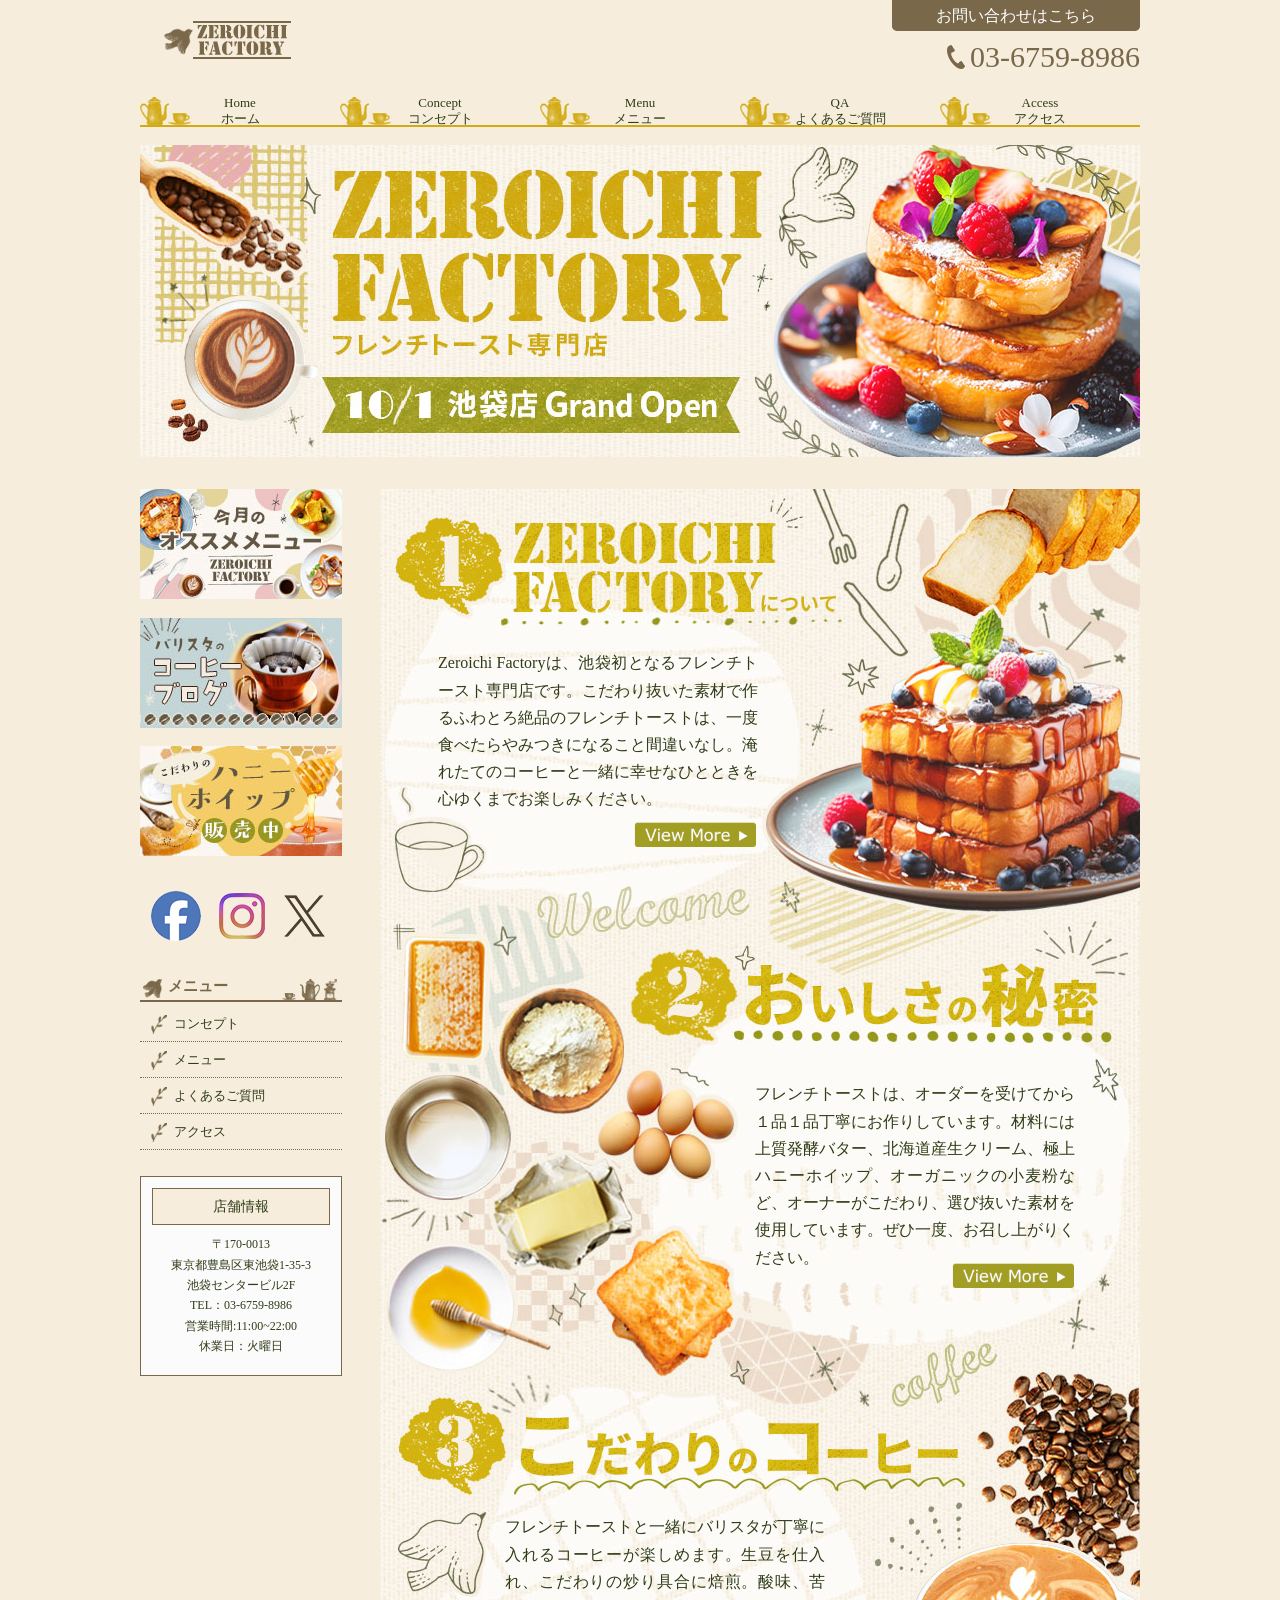
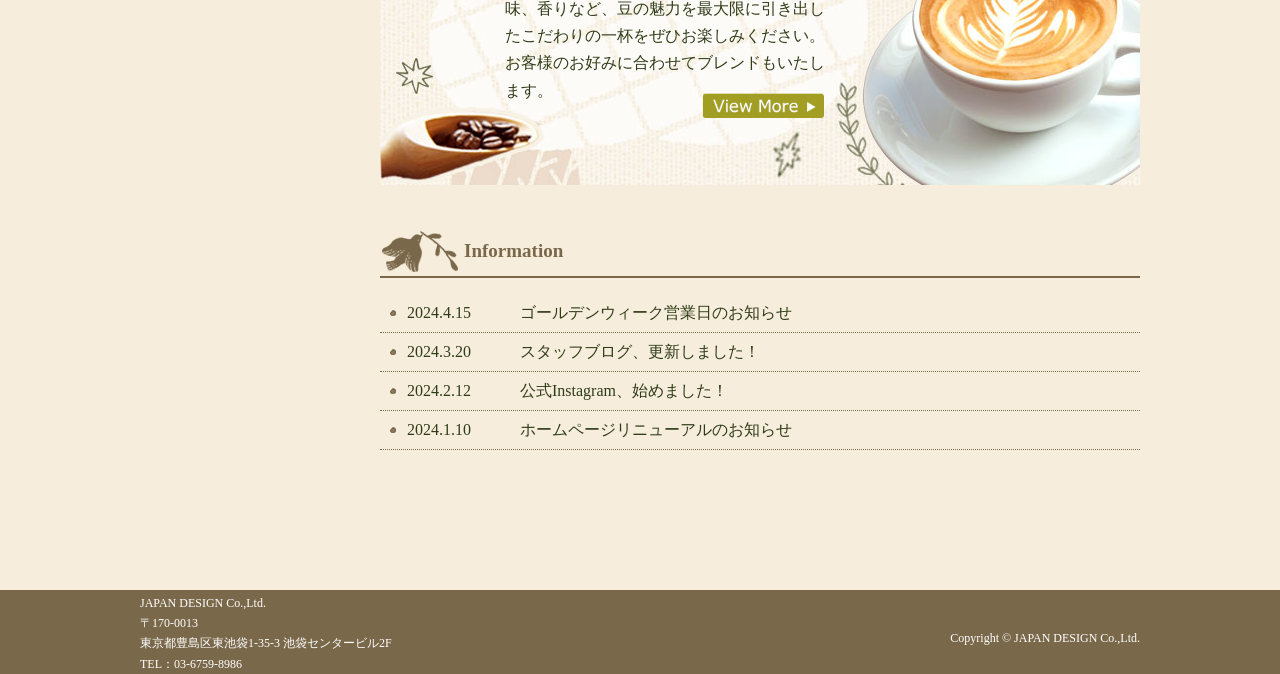
<file: index.html>
<!DOCTYPE html>
<html lang="ja">
<head>
<meta charset="utf-8">
<meta name="description" content="サイト説明文が入ります" />
<meta name="keywords" content="キーワード1,キーワード2,キーワード3" />
<meta name="robots" content="noindex, nofollow">
<meta name="viewport" content="width=1020" />
<title>Japan Design</title>
<link rel="icon" href="./images/favicon.ico">	
<link href="css/reset.css" rel="stylesheet" type="text/css" media="all" />
<link href="css/style.css" rel="stylesheet" type="text/css" media="all" />
<script type="text/javascript" src="js/import.js"></script>
</head>
<body>
<div id="wrapper"> <a name="top" id="top"></a> 
  
  <!--↓ここからロゴ/問い合わせボタン/電話番号 -->
  <header id="header">
    <div id="header_box2">
      <div id="header_left">
        <p id="logo"> <a href="index.html"> <img src="images/logo.png" alt="ロゴ画像" /> </a> </p>
      </div>
      <div id="header_right">
        <ul id="header_btn">
          <li><a href="inquiry.html">お問い合わせはこちら</a></li>
        </ul>
        <p id="tel">&nbsp;03-6759-8986</p>
      </div>
    </div>
    
    <!--↓ここからメニューバー -->
    <ul id="gnavi">
      <li><strong><a href="index.html">Home<br>
        ホーム</a></strong></li>
      <li><a href="concept.html">Concept<br>
        コンセプト</a></li>
      <li><a href="menu.html">Menu<br>
        メニュー</a></li>
      <li><a href="qa.html">QA<br>
        よくあるご質問</a></li>
      <li><a href="access.html">Access<br>
        アクセス</a></li>
    </ul>
  </header>
  
  <!--↓ここからメイン画像 -->
  <div id="visual_box"> <img src="images/main.jpg" alt="" /> </div>
  <div id="container"> 
    
    <!--↓ここからサイドバナー/SNSバナー/店舗情報 -->
    <aside id="side">
      <p class="side_bnr"><a href="#"><img src="images/side_bnr_1.jpg" alt=""/></a></p>
      <p class="side_bnr"><a href="#"><img src="images/side_bnr_2.jpg" alt=""/></a></p>
      <p class="side_bnr"><a href="#"><img src="images/side_bnr_3.jpg" alt=""/><br>
        </a> </p>
      <p class="sns_bnr"><a href="#"> <img src="images/sns_bnr_fb.png" alt=""/></a> <a href="#"><img src="images/sns_bnr_ig.png" alt=""/></a> <a href="#"><img src="images/sns_bnr_tw.png" alt=""/></a></p>
      <h2>メニュー</h2>
      <ul>
        <li class="side_list"><a href="concept.html">コンセプト</a></li>
        <li class="side_list"><a href="menu.html">メニュー</a></li>
        <li class="side_list"><a href="qa.html">よくあるご質問</a></li>
        <li class="side_list"><a href="access.html">アクセス</a></li>
      </ul>
      <div>
        <div class="s_box">
          <h>店舗情報</h>
          <p>〒170-0013<br>
            東京都豊島区東池袋1-35-3<br>
            池袋センタービル2F<br>
            TEL：03-6759-8986<br>
            営業時間:11:00~22:00<br>
            休業日：火曜日</p>
        </div>
      </div>
    </aside>
    
    <!--↓ここからコンテンツ -->
    <main id="main">
      <div id="feature"> 
        <!-- コンテンツ1個目 -->
        <div class="feature_box1">
          <p class="feature_more_btn1"> <a href="#"> <img src="images/viewmore.png" alt="詳しく見るボタン"/> </a> </p>
          <p class="feature_box_txt1">Zeroichi Factoryは、池袋初となるフレンチトースト専門店です。こだわり抜いた素材で作るふわとろ絶品のフレンチトーストは、一度食べたらやみつきになること間違いなし。淹れたてのコーヒーと一緒に幸せなひとときを心ゆくまでお楽しみください。
</p>
        </div>
        <!-- コンテンツ2個目 -->
        <div class="feature_box2">
          <p class="feature_more_btn2"> <a href="#"> <img src="images/viewmore.png" alt="詳しく見るボタン"/> </a> </p>
          <p class="feature_box_txt2">フレンチトーストは、オーダーを受けてから１品１品丁寧にお作りしています。材料には上質発酵バター、北海道産生クリーム、極上ハニーホイップ、オーガニックの小麦粉など、オーナーがこだわり、選び抜いた素材を使用しています。ぜひ一度、お召し上がりください。</p>
        </div>
        <!-- コンテンツ3個目 -->
        <div class="feature_box3">
          <p class="feature_more_btn3"> <a href="#"> <img src="images/viewmore.png" alt="詳しく見るボタン"/> </a> </p>
          <p class="feature_box_txt3">フレンチトーストと一緒にバリスタが丁寧に入れるコーヒーが楽しめます。生豆を仕入れ、こだわりの炒り具合に焙煎。酸味、苦味、香りなど、豆の魅力を最大限に引き出したこだわりの一杯をぜひお楽しみください。お客様のお好みに合わせてブレンドもいたします。</p>
        </div>
      </div>
      
      <!--↓ここからお知らせ欄 -->
      <div id="news">
        <h2>&emsp;Information</h2>
        <dl>
          <dt>2024.4.15</dt>
          <dd>ゴールデンウィーク営業日のお知らせ</dd>
        </dl>
        <dl>
          <dt>2024.3.20</dt>
          <dd>スタッフブログ、更新しました！</dd>
        </dl>
        <dl>
          <dt>2024.2.12</dt>
          <dd>公式Instagram、始めました！</dd>
        </dl>
        <dl>
          <dt>2024.1.10</dt>
          <dd>ホームページリニューアルのお知らせ</dd>
        </dl>
      </div>
    </main>
  </div>
  
  <!--↓ここからフッター -->
  <footer>
    <div id="footer_bottom">
      <div id="footer_bottom_box">
        <address>
        JAPAN DESIGN Co.,Ltd.<br>
        〒170-0013<br>
        東京都豊島区東池袋1-35-3 池袋センタービル2F<br>
        TEL：03-6759-8986
        </address>
        <p class="copy">Copyright &copy; JAPAN DESIGN Co.,Ltd.</p>
      </div>
    </div>
  </footer>
  <!--↑ここまでフッター --> 
</div>
</body>
</html>
</file>
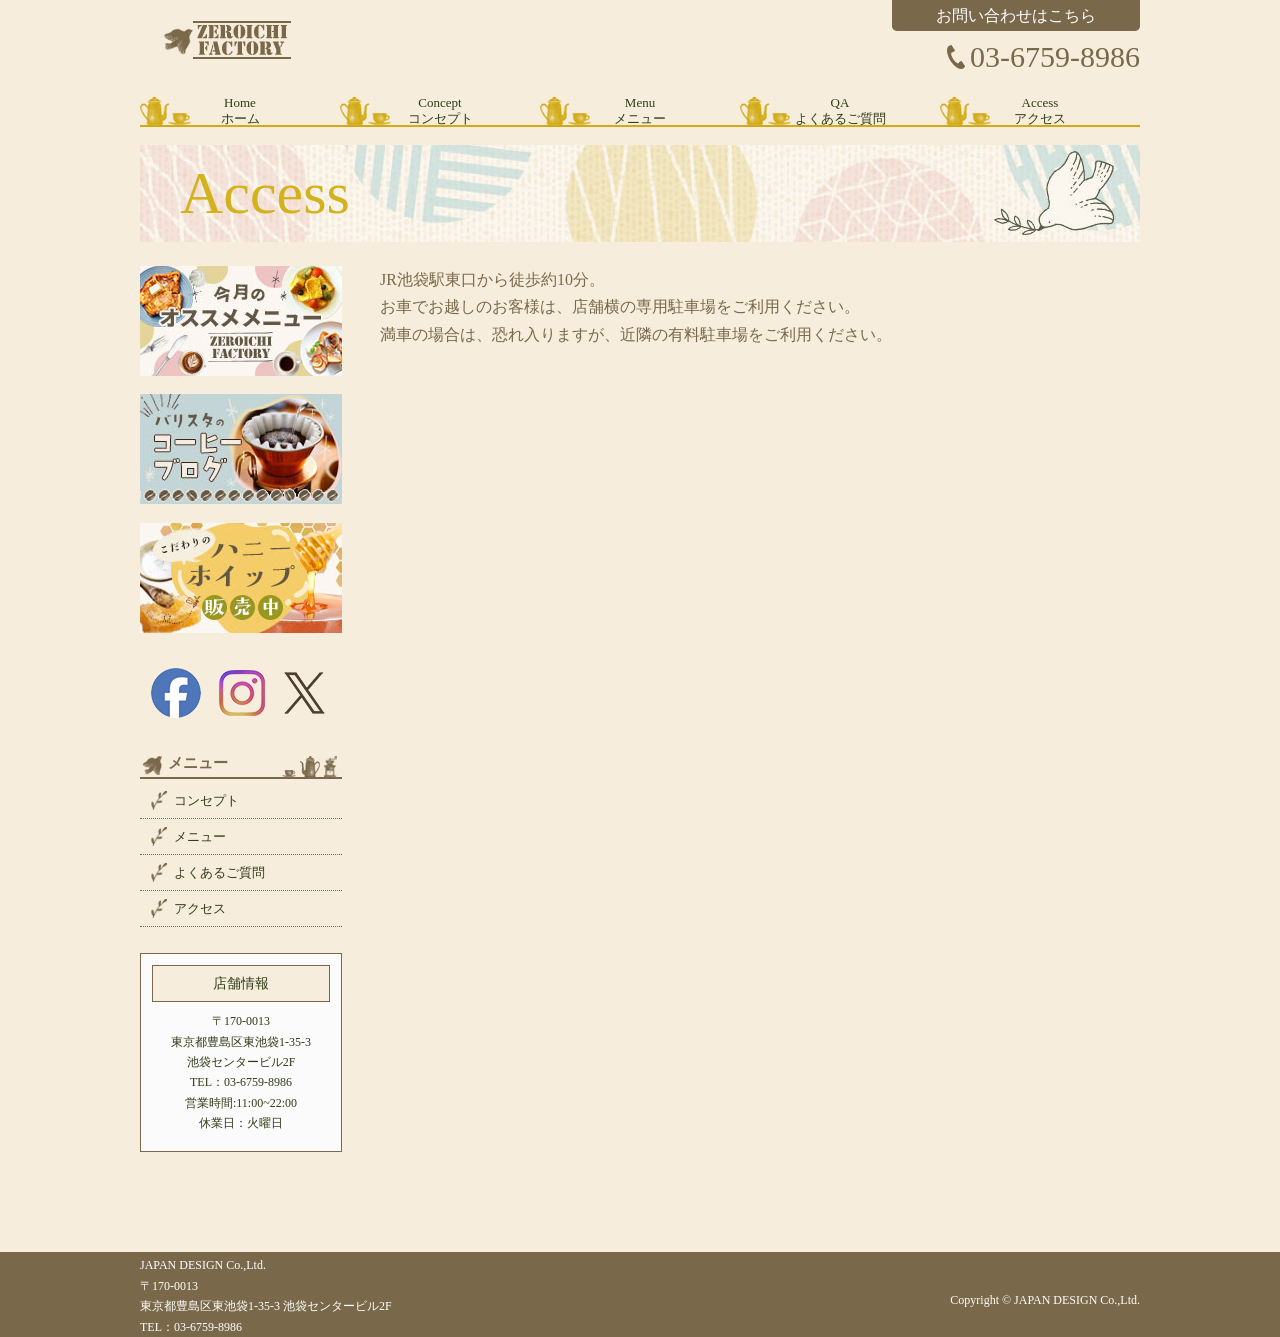
<file: access.html>
<!DOCTYPE html>
<html lang="ja">
<head>
<meta charset="utf-8">
<meta name="description" content="サイト説明文が入ります" />
<meta name="keywords" content="キーワード1,キーワード2,キーワード3" />
<meta name="robots" content="noindex, nofollow">
<meta name="viewport" content="width=1020" />
<title>Japan Design</title>
<link rel="icon" href="./images/favicon.ico">    
<link href="css/reset.css" rel="stylesheet" type="text/css" media="all" />
<link href="css/style.css" rel="stylesheet" type="text/css" media="all" />
<script type="text/javascript" src="js/import.js"></script>
</head>
<body>
<div id="wrapper"> <a name="top" id="top"></a> 
  
  <!--↓ここからロゴ/問い合わせボタン/電話番号 -->
  <header id="header">
    <div id="header_box2">
      <div id="header_left">
        <p id="logo"> <a href="index.html"> <img src="images/logo.png" alt="ロゴ画像" /> </a> </p>
      </div>
      <div id="header_right">
        <ul id="header_btn">
          <li><a href="inquiry.html">お問い合わせはこちら</a></li>
        </ul>
        <p id="tel">&nbsp;03-6759-8986</p>
      </div>
    </div>
    
    <!--↓ここからメニューバー --> <ul id="gnavi">
      <li><strong><a href="index.html">Home<br>
        ホーム</a></strong></li>
      <li><a href="concept.html">Concept<br>
        コンセプト</a></li>
      <li><a href="menu.html">Menu<br>
        メニュー</a></li>
      <li><a href="qa.html">QA<br>
        よくあるご質問</a></li>
      <li><a href="access.html">Access<br>
        アクセス</a></li>
    </ul>
  </header>
  
  <!--↓ここからタイトル -->
  <div id="page_ttl">
    <p>Access</p>
  </div>
  <div id="container"> 
    
    <!--↓ここからサイドバナー/SNSバナー/店舗情報 -->
    <aside id="side">
      <p class="side_bnr"><a href="#"><img src="images/side_bnr_1.jpg" alt=""/></a></p>
      <p class="side_bnr"><a href="#"><img src="images/side_bnr_2.jpg" alt=""/></a></p>
      <p class="side_bnr"><a href="#"><img src="images/side_bnr_3.jpg" alt=""/><br>
        </a> </p>
      <p class="sns_bnr"><a href="#"> <img src="images/sns_bnr_fb.png" alt=""/></a> <a href="#"><img src="images/sns_bnr_ig.png" alt=""/></a> <a href="#"><img src="images/sns_bnr_tw.png" alt=""/></a></p>
      <h2>メニュー</h2>
      <ul>
        <li class="side_list"><a href="concept.html">コンセプト</a></li>
        <li class="side_list"><a href="menu.html">メニュー</a></li>
        <li class="side_list"><a href="qa.html">よくあるご質問</a></li>
        <li class="side_list"><a href="access.html">アクセス</a></li>
      </ul>
      <div>
        <div class="s_box">
          <h>店舗情報</h>
          <p>〒170-0013<br>
            東京都豊島区東池袋1-35-3<br>
            池袋センタービル2F<br>
            TEL：03-6759-8986<br>
            営業時間:11:00~22:00<br>
            休業日：火曜日</p>
        </div>
      </div>
    </aside>
    
    <!--↓ここからコンテンツ -->
    <main id="main">
      <p class="access_txt">JR池袋駅東口から徒歩約10分。<br />
        お車でお越しのお客様は、店舗横の専用駐車場をご利用ください。<br>
        満車の場合は、恐れ入りますが、近隣の有料駐車場をご利用ください。</p>
      <div class="access_map">
        <iframe width="760" height="500" frameborder="0" scrolling="no" marginheight="0" marginwidth="0" src="https://www.google.com/maps/embed?pb=!1m18!1m12!1m3!1d103639.41504443486!2d139.63288719270184!3d35.73281595546723!2m3!1f0!2f0!3f0!3m2!1i1024!2i768!4f13.1!3m3!1m2!1s0x60188d66ecf10cbd%3A0xe5fe9a4c91bd67f4!2z5qCq5byP5Lya56S-5pel5pys44OH44K244Kk44Oz!5e0!3m2!1sen!2sjp!4v1693464420938!5m2!1sen!2sjp"></iframe>
      </div>
    </main>
  </div>
  
  <!--↓ここからフッター -->
  <footer>
    <div id="footer_bottom">
      <div id="footer_bottom_box">
        <address>
        JAPAN DESIGN Co.,Ltd.<br>
        〒170-0013<br>
        東京都豊島区東池袋1-35-3 池袋センタービル2F<br>
        TEL：03-6759-8986
        </address>
        <p class="copy">Copyright &copy; JAPAN DESIGN Co.,Ltd.</p>
      </div>
    </div>
  </footer>
  <!--↑ここまでフッター --> 
</div>
</body>
</html>
</file>
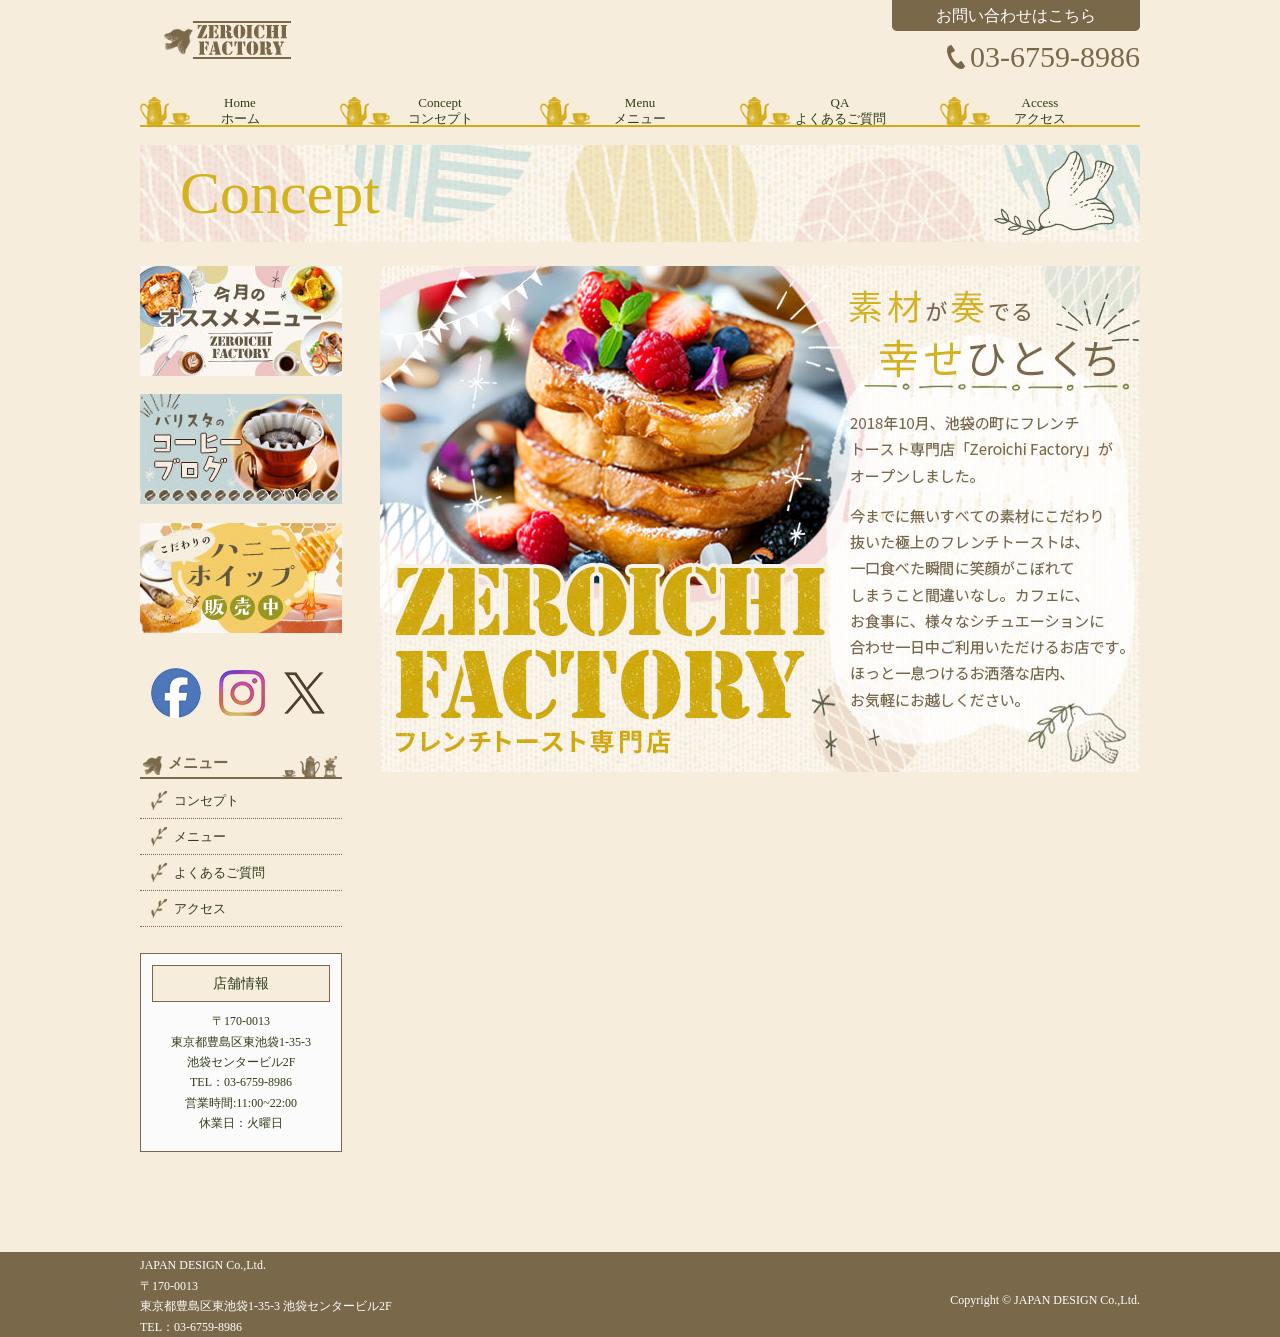
<file: concept.html>
<!DOCTYPE html>
<html lang="ja">
<head>
<meta charset="utf-8">
<meta name="description" content="サイト説明文が入ります" />
<meta name="keywords" content="キーワード1,キーワード2,キーワード3" />
<meta name="robots" content="noindex, nofollow">
<meta name="viewport" content="width=1020" />
<title>Japan Design</title>
<link rel="icon" href="./images/favicon.ico">    
<link href="css/reset.css" rel="stylesheet" type="text/css" media="all" />
<link href="css/style.css" rel="stylesheet" type="text/css" media="all" />
<script type="text/javascript" src="js/import.js"></script>
</head>
<body>
<div id="wrapper"> <a name="top" id="top"></a> 
  
  <!--↓ここからロゴ/問い合わせボタン/電話番号 -->
  <header id="header">
    <div id="header_box2">
      <div id="header_left">
        <p id="logo"> <a href="index.html"> <img src="images/logo.png" alt="ロゴ画像" /> </a> </p>
      </div>
      <div id="header_right">
        <ul id="header_btn">
          <li><a href="inquiry.html">お問い合わせはこちら</a></li>
        </ul>
        <p id="tel">&nbsp;03-6759-8986</p>
      </div>
    </div>
    
    <!--↓ここからメニューバー --> <ul id="gnavi">
      <li><strong><a href="index.html">Home<br>
        ホーム</a></strong></li>
      <li><a href="concept.html">Concept<br>
        コンセプト</a></li>
      <li><a href="menu.html">Menu<br>
        メニュー</a></li>
      <li><a href="qa.html">QA<br>
        よくあるご質問</a></li>
      <li><a href="access.html">Access<br>
        アクセス</a></li>
    </ul>
  </header>
  
  <!--↓ここからタイトル -->
  <div id="page_ttl">
    <p>Concept</p>
  </div>
  <div id="container"> 
    
    <!--↓ここからサイドバナー/SNSバナー/店舗情報 -->
    <aside id="side">
      <p class="side_bnr"><a href="#"><img src="images/side_bnr_1.jpg" alt=""/></a></p>
      <p class="side_bnr"><a href="#"><img src="images/side_bnr_2.jpg" alt=""/></a></p>
      <p class="side_bnr"><a href="#"><img src="images/side_bnr_3.jpg" alt=""/><br>
        </a> </p>
      <p class="sns_bnr"><a href="#"> <img src="images/sns_bnr_fb.png" alt=""/></a> <a href="#"><img src="images/sns_bnr_ig.png" alt=""/></a> <a href="#"><img src="images/sns_bnr_tw.png" alt=""/></a></p>
      <h2>メニュー</h2>
      <ul>
        <li class="side_list"><a href="concept.html">コンセプト</a></li>
        <li class="side_list"><a href="menu.html">メニュー</a></li>
        <li class="side_list"><a href="qa.html">よくあるご質問</a></li>
        <li class="side_list"><a href="access.html">アクセス</a></li>
      </ul>
      <div>
        <div class="s_box">
          <h>店舗情報</h>
          <p>〒170-0013<br>
            東京都豊島区東池袋1-35-3<br>
            池袋センタービル2F<br>
            TEL：03-6759-8986<br>
            営業時間:11:00~22:00<br>
            休業日：火曜日</p>
        </div>
      </div>
    </aside>
    
    <!--↓ここからコンテンツ -->
    <main id="main">
      <div id="concept">
        <p class="concept_img"><img src="images/img_concept.jpg" alt="コンセプトイメージ" /></p>
      </div>
    </main>
  </div>
  
  <!--↓ここからフッター -->
  <footer>
    <div id="footer_bottom">
      <div id="footer_bottom_box">
        <address>
        JAPAN DESIGN Co.,Ltd.<br>
        〒170-0013<br>
        東京都豊島区東池袋1-35-3 池袋センタービル2F<br>
        TEL：03-6759-8986
        </address>
        <p class="copy">Copyright &copy; JAPAN DESIGN Co.,Ltd.</p>
      </div>
    </div>
  </footer>
  <!--↑ここまでフッター --> 
</div>
</body>
</html>
</file>
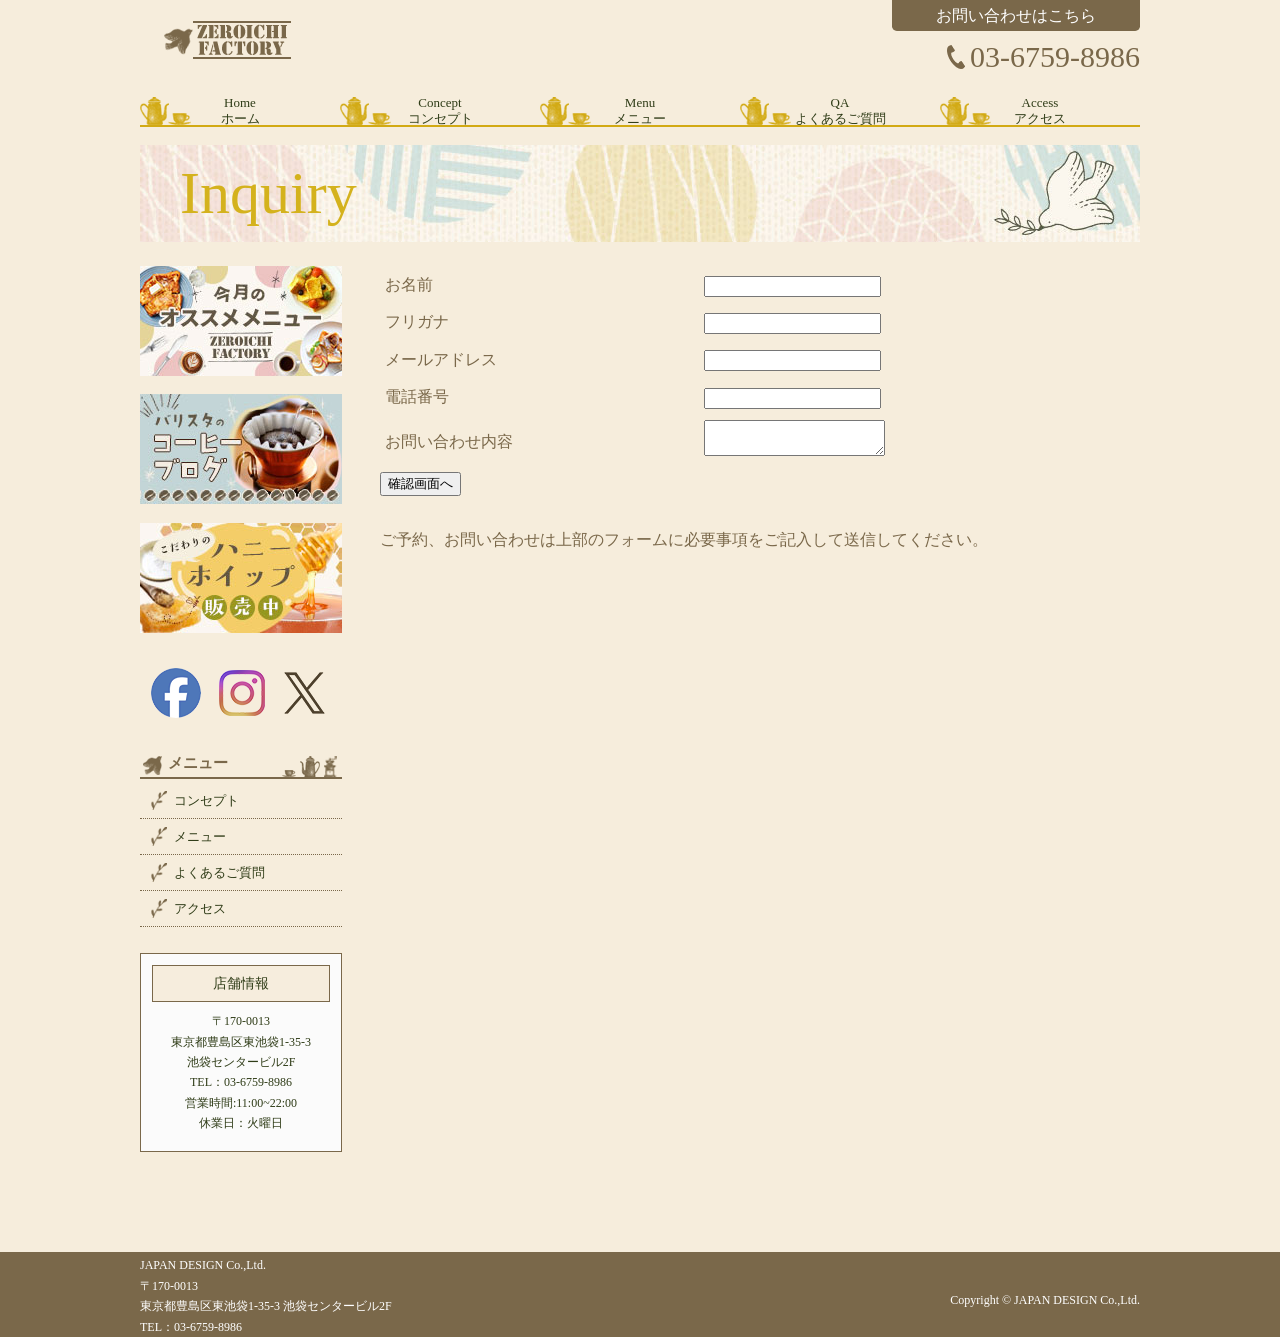
<file: inquiry.html>
<!DOCTYPE html>
<html lang="ja">
<head>
<meta charset="utf-8">
<meta name="description" content="サイト説明文が入ります" />
<meta name="keywords" content="キーワード1,キーワード2,キーワード3" />
<meta name="robots" content="noindex, nofollow">
<meta name="viewport" content="width=1020" />
<title>Japan Design</title>
<link rel="icon" href="./images/favicon.ico">    
<link href="css/reset.css" rel="stylesheet" type="text/css" media="all" />
<link href="css/style.css" rel="stylesheet" type="text/css" media="all" />
<script type="text/javascript" src="js/import.js"></script>
</head>
<body>
<div id="wrapper"> <a name="top" id="top"></a> 
  
  <!--↓ここからロゴ/問い合わせボタン/電話番号 -->
  <header id="header">
    <div id="header_box2">
      <div id="header_left">
        <p id="logo"> <a href="index.html"> <img src="images/logo.png" alt="ロゴ画像" /> </a> </p>
      </div>
      <div id="header_right">
        <ul id="header_btn">
          <li><a href="inquiry.html">お問い合わせはこちら</a></li>
        </ul>
        <p id="tel">&nbsp;03-6759-8986</p>
      </div>
    </div>
    
    <!--↓ここからメニューバー --> <ul id="gnavi">
      <li><strong><a href="index.html">Home<br>
        ホーム</a></strong></li>
      <li><a href="concept.html">Concept<br>
        コンセプト</a></li>
      <li><a href="menu.html">Menu<br>
        メニュー</a></li>
      <li><a href="qa.html">QA<br>
        よくあるご質問</a></li>
      <li><a href="access.html">Access<br>
        アクセス</a></li>
    </ul>
  </header>
  
  <!--↓ここからタイトル -->
  <div id="page_ttl">
    <p>Inquiry</p>
  </div>
  <div id="container"> 
    
    <!--↓ここからサイドバナー/SNSバナー/店舗情報 -->
    <aside id="side">
      <p class="side_bnr"><a href="#"><img src="images/side_bnr_1.jpg" alt=""/></a></p>
      <p class="side_bnr"><a href="#"><img src="images/side_bnr_2.jpg" alt=""/></a></p>
      <p class="side_bnr"><a href="#"><img src="images/side_bnr_3.jpg" alt=""/><br>
        </a> </p>
      <p class="sns_bnr"><a href="#"> <img src="images/sns_bnr_fb.png" alt=""/></a> <a href="#"><img src="images/sns_bnr_ig.png" alt=""/></a> <a href="#"><img src="images/sns_bnr_tw.png" alt=""/></a></p>
      <h2>メニュー</h2>
      <ul>
        <li class="side_list"><a href="concept.html">コンセプト</a></li>
        <li class="side_list"><a href="menu.html">メニュー</a></li>
        <li class="side_list"><a href="qa.html">よくあるご質問</a></li>
        <li class="side_list"><a href="access.html">アクセス</a></li>
      </ul>
      <div>
        <div class="s_box">
          <h>店舗情報</h>
          <p>〒170-0013<br>
            東京都豊島区東池袋1-35-3<br>
            池袋センタービル2F<br>
            TEL：03-6759-8986<br>
            営業時間:11:00~22:00<br>
            休業日：火曜日</p>
        </div>
      </div>
    </aside>
    
    <!--↓ここからコンテンツ -->
    <main id="main">
      <div class="inquiry_form">
        <form action="confirmation.php" method="post" name="myform" margin-top="60px">
          <table width="100%">
            <tr>
              <td>お名前</td>
              <td ><input type="text" name="name" /></td>
            </tr>
            <tr>
              <td>フリガナ</td>
              <td ><input type="text" name="furigana" /></td>
            </tr>
            <tr>
              <td>メールアドレス</td>
              <td ><input type="text" name="address" /></td>
            </tr>
            <tr>
              <td>電話番号</td>
              <td ><input type="text" name="tel" /></td>
            </tr>
            <tr>
              <td>お問い合わせ内容</td>
              <td ><textarea name="otoiawase"></textarea></td>
            </tr>
          </table>
          <input type="button" value="確認画面へ" onclick="check_contactform()" />
        </form>
      </div>
      <div class="inquiry_txt">ご予約、お問い合わせは上部のフォームに必要事項をご記入して送信してください。</div>
    </main>
  </div>
  
  <!--↓ここからフッター -->
  <footer>
    <div id="footer_bottom">
      <div id="footer_bottom_box">
        <address>
        JAPAN DESIGN Co.,Ltd.<br>
        〒170-0013<br>
        東京都豊島区東池袋1-35-3 池袋センタービル2F<br>
        TEL：03-6759-8986
        </address>
        <p class="copy">Copyright &copy; JAPAN DESIGN Co.,Ltd.</p>
      </div>
    </div>
  </footer>
  <!--↑ここまでフッター --> 
</div>
</body>
</html>
</file>
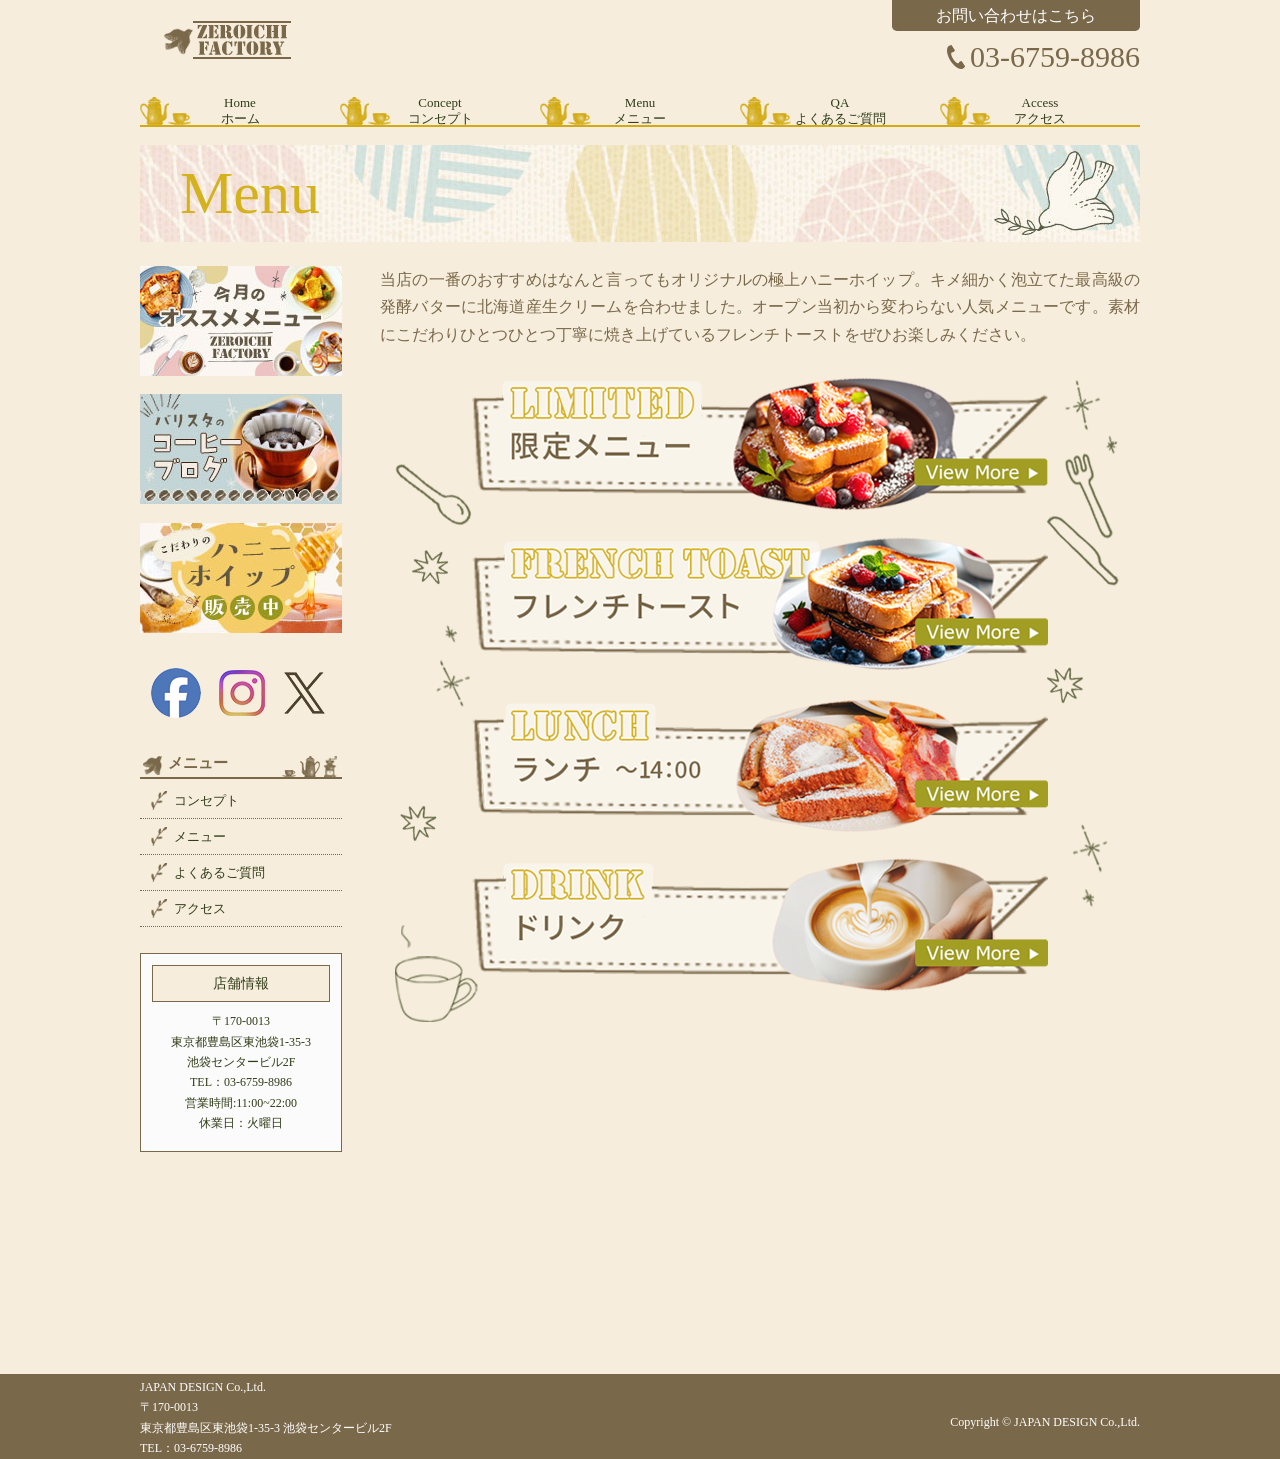
<file: menu.html>
<!DOCTYPE html>
<html lang="ja">
<head>
<meta charset="utf-8">
<meta name="description" content="サイト説明文が入ります" />
<meta name="keywords" content="キーワード1,キーワード2,キーワード3" />
<meta name="robots" content="noindex, nofollow">
<meta name="viewport" content="width=1020" />
<title>Japan Design</title>
<link rel="icon" href="./images/favicon.ico">    
<link href="css/reset.css" rel="stylesheet" type="text/css" media="all" />
<link href="css/style.css" rel="stylesheet" type="text/css" media="all" />
<script type="text/javascript" src="js/import.js"></script>
</head>
<body>
<div id="wrapper"> <a name="top" id="top"></a> 
  
  <!--↓ここからロゴ/問い合わせボタン/電話番号 -->
  <header id="header">
    <div id="header_box2">
      <div id="header_left">
        <p id="logo"> <a href="index.html"> <img src="images/logo.png" alt="ロゴ画像" /> </a> </p>
      </div>
      <div id="header_right">
        <ul id="header_btn">
          <li><a href="inquiry.html">お問い合わせはこちら</a></li>
        </ul>
        <p id="tel">&nbsp;03-6759-8986</p>
      </div>
    </div>
    
    <!--↓ここからメニューバー --> <ul id="gnavi">
      <li><strong><a href="index.html">Home<br>
        ホーム</a></strong></li>
      <li><a href="concept.html">Concept<br>
        コンセプト</a></li>
      <li><a href="menu.html">Menu<br>
        メニュー</a></li>
      <li><a href="qa.html">QA<br>
        よくあるご質問</a></li>
      <li><a href="access.html">Access<br>
        アクセス</a></li>
    </ul>
  </header>
  
  <!--↓ここからタイトル -->
  <div id="page_ttl">
    <p>Menu</p>
  </div>
  <div id="container"> 
    
    <!--↓ここからサイドバナー/SNSバナー/店舗情報 -->
    <aside id="side">
      <p class="side_bnr"><a href="#"><img src="images/side_bnr_1.jpg" alt=""/></a></p>
      <p class="side_bnr"><a href="#"><img src="images/side_bnr_2.jpg" alt=""/></a></p>
      <p class="side_bnr"><a href="#"><img src="images/side_bnr_3.jpg" alt=""/><br>
        </a> </p>
      <p class="sns_bnr"><a href="#"> <img src="images/sns_bnr_fb.png" alt=""/></a> <a href="#"><img src="images/sns_bnr_ig.png" alt=""/></a> <a href="#"><img src="images/sns_bnr_tw.png" alt=""/></a></p>
      <h2>メニュー</h2>
      <ul>
        <li class="side_list"><a href="concept.html">コンセプト</a></li>
        <li class="side_list"><a href="menu.html">メニュー</a></li>
        <li class="side_list"><a href="qa.html">よくあるご質問</a></li>
        <li class="side_list"><a href="access.html">アクセス</a></li>
      </ul>
      <div>
        <div class="s_box">
          <h>店舗情報</h>
          <p>〒170-0013<br>
            東京都豊島区東池袋1-35-3<br>
            池袋センタービル2F<br>
            TEL：03-6759-8986<br>
            営業時間:11:00~22:00<br>
            休業日：火曜日</p>
        </div>
      </div>
    </aside>
    
    <!--↓ここからコンテンツ -->
    <main id="main">
      <div id="menu">
		   <p class="menu_txt">当店の一番のおすすめはなんと言ってもオリジナルの極上ハニーホイップ。キメ細かく泡立てた最高級の発酵バターに北海道産生クリームを合わせました。オープン当初から変わらない人気メニューです。素材にこだわりひとつひとつ丁寧に焼き上げているフレンチトーストをぜひお楽しみください。
</p>
        <p class="menu_img"><img src="images/img_menu.png" alt="メニュー表" /></p>
      </div>
    </main>
  </div>
  
  <!--↓ここからフッター -->
  <footer>
    <div id="footer_bottom">
      <div id="footer_bottom_box">
        <address>
        JAPAN DESIGN Co.,Ltd.<br>
        〒170-0013<br>
        東京都豊島区東池袋1-35-3 池袋センタービル2F<br>
        TEL：03-6759-8986
        </address>
        <p class="copy">Copyright &copy; JAPAN DESIGN Co.,Ltd.</p>
      </div>
    </div>
  </footer>
  <!--↑ここまでフッター --> 
</div>
</body>
</html>
</file>
<file: css/style.css>
@charset "utf-8";
/* CSS Document */
/*--------------------------------------
　基本設定
---------------------------------------*/
body {
  font-size: 16px;
  line-height: 1.7;
  font-family: 'MS Reference Sans Serif Regular', YuGothic, 'Yu Gothic Heavy', 'Hiragino Sans', Meiryo, 'sans-serif'Meiryo, '源ノ角ゴシック JP Bold', sans-serif;
  color: #7a684a;
  text-align: justify;
  text-justify: inter-character;
  background-image: url("../images/bg_all.jpg");
  background-repeat: repeat;
}
a {
  text-decoration: none;
}
a:link {
  color: #2f3c17;
} /* リンクの色 */
a:visited {
  color: #474e27;
} /* 済みリンク */
a:hover {
  color: #acacac;
  text-decoration: underline;
} /* リンクにマウスオンした色 */
dl {
  -webkit-text-size-adjust: none;
}
/*--------------------------------------
　大枠囲み
---------------------------------------*/
#wrapper {
  width: 100%;
  display: flex;
  flex-direction: column;
  min-height: 100vh;
}
/*--------------------------------------
　ヘッダー
---------------------------------------*/
#header {
  width: 1000px;
  margin: 0 auto;
  padding-bottom: 13px;
}
#header_box2 {
  overflow: hidden;
}
h1 {
  font-size: 10px;
  color: #999797;
  margin-top: 5px;
}
#header_left {
  float: left;
}
#header_right {
  float: right;
}
#logo {
  margin-top: 17px;
}
#header_btn {
  background: #7a684a;
  border-radius: 0 0 0.3em 0.3em;
  padding: 2px 44px;
  color: #ffffff;
}
#header_btn li {
  display: inline;
}
#tel {
  background: url(../images/tel.png) left no-repeat;
  font-size: 30px;
  color: #7a684a;
  padding-left: 20px;
  margin-right: 0;
  float: right;
}
#header_btn a {
  text-decoration: none;
}
#header_btn a:link {
  color: #ffffff;
} /* リンクの色 */
#header_btn a:visited {
  color: #ffffff;
} /* 済みリンク */
#header_btn a:hover {
  color: #ffffff;
  text-decoration: underline;
} /* リンク上 */
#header_btn a:active {
  color: #ffffff;
} /* onclick */
/*--------------------------------------
　グローバルナビゲーション
---------------------------------------*/
#gnavi {
  overflow: hidden;
  font-size: 13px;
  font-family: 'MS Reference Sans Serif bold', YuGothic, 'Yu Gothic Heavy', 'Hiragino Sans', Meiryo, 'sans-serif'Meiryo"signpainter", "dancing-script", Georgia, "Times New Roman", Times, "ほのかアンティーク", "serif";
  padding-top: 10px;
  list-style-type: none;
}
#gnavi li {
  float: left;
  line-height: 0;
  height: 40px;
  width: 200px;
  text-align: center;
  color: #7a684a;
  background: url(../images/gnavi_off.png) no-repeat;
}
#gnavi li:hover {
  float: left;
  line-height: 0;
  height: 40px;
  width: 200px;
  text-align: center;
  color: #2f3c17;
  background: url(../images/gnavi_on.png) no-repeat;
}
#gnavi li a {
  display: block;
  color: #2f3c17;
  text-decoration: none;
  line-height: 16px;
  padding-top: 3px;
}
#gnavi a:hover {
  color: #D4B21D;
}
#gnavi li strong {
  font-weight: normal;
}
/*--------------------------------------
　キービジュアル
---------------------------------------*/
#visual_box {
  width: 1000px;
  margin: 0 auto;
}
/*--------------------------------------
　コンテナ
---------------------------------------*/
#container {
  width: 1000px;
  margin: 0 auto 50px;
  overflow: hidden;
  margin-top: 24px;
}
/*--------------------------------------
　サイド
---------------------------------------*/
#side {
  width: 202px;
  float: left;
}
#side h2 {
  background: url("../images/title_side.png") left bottom no-repeat;
  color: #7a684a;
  padding: 0 0 4px 28px;
  margin-bottom: 4px;
  line-height: 22px;
  height: 23px;
  font-size: 15px;
  font-weight: bold;
}
#side ul {
  margin-bottom: 26px;
}
#side ul li {
  text-indent: 14px;
  padding: 0 0 0 20px;
  display: block;
  border-bottom: 1px dotted #7a684a;
  font-size: 13px;
  line-height: 35px;
}
#side ul li a {
  display: block;
}
.side_info {
  background: #1f96e8;
  padding-top: 8px;
  border-radius: 0.3em 0.3em 0 0;
  color: #ffffff;
  font-size: 14px;
}
.s_box {
  padding: 15px 10px 3px 10px;
  border: 1px solid #7a684a;
  background: #fbfbfb;
  text-align: center;
}
.s_box h {
  text-align: center;
  padding: 10px 60px;
  border: 1px solid #7a684a;
  background-color: #f6eddd;
  font-size: 14px;
  color: #2f3c17;
}
.s_box p:first-of-type {
  margin-bottom: 15px;
  margin-top: 15px;
  font-size: 12px;
  color: #2f3c17;
}
.side_list {
  background: url(../images/icon_1.png) 5% 50% no-repeat;
}
.side_bnr {
  margin-bottom: 10px
}
.side_bnr:hover {
  opacity: 0.6;
}
.sns_bnr {
  margin-top: 25px;
  margin-bottom: 25px;
  text-align: center;
}
#side ul a {
  text-decoration: none;
}
#side ul a:link {
  color: #2f3c17;
} /* リンクの色 */
#side ul a:visited {
  color: #2f3c17;
} /* 済みリンク */
#side ul a:hover {
  color: #d4b21d;
} /* リンクにマウスオンした色 */
/*--------------------------------------
　メインコンテンツ
---------------------------------------*/
#main {
  width: 760px;
  float: right;
}
.feature_box1 {
  overflow: hidden;
  background-image: url("../images/bg_contents_1.jpg");
  background-repeat: no-repeat;
  width: 760px;
  height: 432px;
  position: relative;
}
.feature_box2 {
  overflow: hidden;
  background-image: url("../images/bg_contents_2.jpg");
  background-repeat: no-repeat;
  width: 760px;
  height: 432px;
  position: relative;
}
.feature_box3 {
  margin-bottom: 40px;
  overflow: hidden;
  background-image: url("../images/bg_contents_3.jpg");
  background-repeat: no-repeat;
  width: 760px;
  height: 432px;
  position: relative;
}
.feature_big {
  font-size: 28px;
  text-shadow: 1px 1px 2px silver;
}
.feature_box_txt1 {
  position: absolute;
  top: 160px;
  left: 58px;
  width: 320px;
  color: #2F3C17;
}
.feature_box_txt2 {
  position: absolute;
  top: 159px;
  top: 159px;
  left: 375px;
  width: 320px;
  color: #2F3C17;
}
.feature_box_txt3 {
  position: absolute;
  top: 160px;
  left: 125px;
  width: 320px;
  color: #2F3C17;
}
.feature_more_btn1 {
  position: absolute;
  top: 328px;
  left: 245px;
}
.feature_more_btn2 {
  position: absolute;
  top: 337px;
  left: 563px;
}
.feature_more_btn3 {
  position: absolute;
  top: 335px;
  left: 313px;
}
.feature_more_btn1 img, .feature_more_btn2 img, .feature_more_btn3 img {
  width: 140px;
  height: 35px;
}
#news {
  margin-bottom: 40px;
  color: #2f3c17;
}
#news h2 {
  background: url(../images/title_info.png) left bottom no-repeat;
  padding: 10px 0px 10px 65px;
  margin-bottom: 16px;
  font-size: 19px;
  font-weight: bold;
  font-family: MS Reference Sans Serif Regular', YuGothic, 'Yu Gothic Heavy', 'Hiragino Sans', Meiryo, 'sans-serif''YuMincho, "Yu Mincho", "Hiragino Mincho ProN", "serif";
  color: #7a684a;
}
#news dl {
  overflow: hidden;
}
#news dt {
  background: url(../images/icon_2.png) 11% 50% no-repeat;
  float: left;
  padding-left: 27px;
  line-height: 38px;
}
#news dd {
  border-bottom: 1px dotted #7a684a;
  padding: 0 0 0 140px;
  line-height: 38px;
}
/*--------------------------------------
	　フッター
	---------------------------------------*/
footer {
  margin-top: 50px;
  min-width: 1000px;
}
#footer_bottom {
  background: #7a684a;
  color: #ffffff;
  font-size: 12px;
}
#footer_bottom a {
  color: #595959;
}
#footer_bottom_box {
  width: 1000px;
  margin: 0 auto;
  overflow: hidden;
}
#footer_bottom address {
  float: left;
  padding-top: 3px;
  font-style: normal;
}
#footer_bottom .copy {
  float: right;
  margin-top: 38px;
}
/*--------------------------------------
　下層ページ共通
---------------------------------------*/
#page_ttl {
  margin: 0 auto;
  background: url(../images/bg_title.jpg) no-repeat;
  overflow: hidden;
  width: 1000px;
  height: 97px;
}
#page_ttl p {
  padding-left: 40px;
  font-size: 60px;
  line-height: 97px;
  font-family: "MS Reference Sans Serif Regular', YuGothic, 'Yu Gothic Heavy', 'Hiragino Sans', Meiryo, 'sans-serif''YuMincho, "Yu Mincho", "Hiragino Mincho ProN", "serif"";
  color: #D4B21D;
  
}
/*--------------------------------------
　コンセプトページ new
---------------------------------------*/
.concept_txt {
  margin-bottom: 30px;
}
.concept_img {
  margin-bottom: 30px;
}
/*--------------------------------------
　メニューページ
---------------------------------------*/
.menu_txt {
  margin-bottom: 30px;
}
.menu_img {
  margin-bottom: 30px;
}
.menu_box_txt {
  position: absolute;
  width: 700px;
  top: 30px;
  left: 30px;
}
/*--------------------------------------
　よくあるご質問ページ
---------------------------------------*/
#qa dt {
  font-weight: bold;
}
#qa dd {
  margin-bottom: 40px;
}
.q_txt {
  font-weight: bold;
  color: #7A684A;
  padding-right: 5px;
}
.a_txt {
  font-weight: bold;
  color: #7A684A;
  padding-right: 5px;
}
.qa_img {
  text-align: center;
  margin-bottom: 40px;
}
/*--------------------------------------
　アクセスページ
---------------------------------------*/
.access_txt {
  margin-bottom: 30px;
}
.access_map {
  margin-bottom: 40px;
}
.access_img {
  text-align: center;
  margin-bottom: 40px;
}
/*--------------------------------------
　お問い合わせページ
---------------------------------------*/
.inquiry_form {
  margin-bottom: 30px;
}
.inquiry_form table {
  width: 100%;
}
.inquiry_form td {
  padding: 5px;
}
.inquiry_txt {
  margin-bottom: 30px;
}
.inquiry_img {
  text-align: center;
  margin-bottom: 40px;
}
</file>
